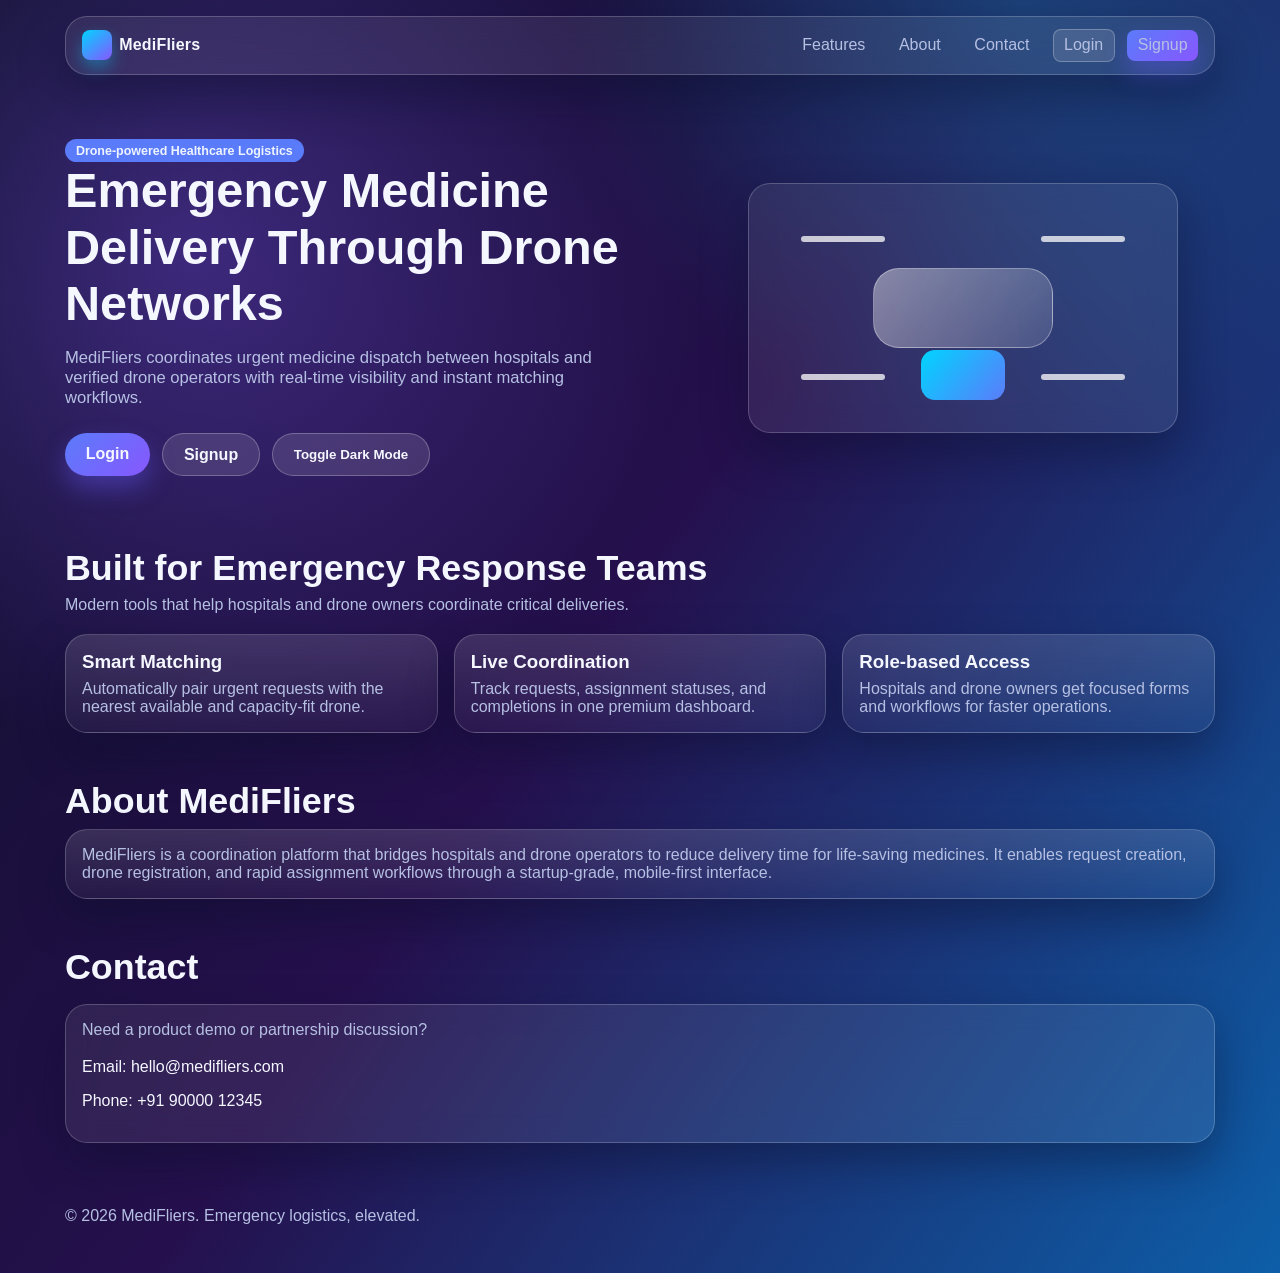
<file: index.html>
<!DOCTYPE html>
<html lang="en">
  <head>
    <meta charset="UTF-8" />
    <meta name="viewport" content="width=device-width, initial-scale=1.0" />
    <title>MediFliers | Emergency Medicine Delivery</title>
    <link rel="stylesheet" href="styles.css" />
  </head>
  <body>
    <div class="loader">
      <div class="loader-orb"></div>
    </div>

    <div class="page-shell">
      <header class="site-header container">
        <nav class="nav glass">
          <a href="#" class="logo">
            <span class="logo-mark"></span>
            <span>MediFliers</span>
          </a>
          <div class="nav-links">
            <a href="#features" data-nav-link>Features</a>
            <a href="#about" data-nav-link>About</a>
            <a href="#contact" data-nav-link>Contact</a>
            <a href="auth.html" class="btn btn-secondary">Login</a>
            <a href="auth.html#signup" class="btn btn-primary">Signup</a>
          </div>
        </nav>
      </header>

      <main class="container">
        <section class="hero" id="hero">
          <div class="reveal">
            <div class="chip assigned">Drone-powered Healthcare Logistics</div>
            <h1>Emergency Medicine Delivery Through Drone Networks</h1>
            <p>
              MediFliers coordinates urgent medicine dispatch between hospitals and verified drone operators with
              real-time visibility and instant matching workflows.
            </p>
            <div class="hero-cta">
              <a href="auth.html" class="btn btn-primary">Login</a>
              <a href="auth.html#signup" class="btn btn-secondary">Signup</a>
              <button class="btn btn-secondary" data-theme-toggle>Toggle Dark Mode</button>
            </div>
          </div>
          <div class="drone-wrap reveal">
            <div class="drone-graphic glass">
              <span class="propeller p1"></span>
              <span class="propeller p2"></span>
              <span class="propeller p3"></span>
              <span class="propeller p4"></span>
              <div class="drone-body"></div>
              <div class="drone-pack"></div>
            </div>
          </div>
        </section>

        <section class="section" id="features">
          <h2 class="reveal">Built for Emergency Response Teams</h2>
          <p class="section-sub reveal">Modern tools that help hospitals and drone owners coordinate critical deliveries.</p>
          <div class="cards">
            <article class="card reveal glass">
              <h3>Smart Matching</h3>
              <p>Automatically pair urgent requests with the nearest available and capacity-fit drone.</p>
            </article>
            <article class="card reveal glass">
              <h3>Live Coordination</h3>
              <p>Track requests, assignment statuses, and completions in one premium dashboard.</p>
            </article>
            <article class="card reveal glass">
              <h3>Role-based Access</h3>
              <p>Hospitals and drone owners get focused forms and workflows for faster operations.</p>
            </article>
          </div>
        </section>

        <section class="section" id="about">
          <h2 class="reveal">About MediFliers</h2>
          <div class="card glass reveal">
            <p>
              MediFliers is a coordination platform that bridges hospitals and drone operators to reduce delivery time
              for life-saving medicines. It enables request creation, drone registration, and rapid assignment workflows
              through a startup-grade, mobile-first interface.
            </p>
          </div>
        </section>

        <section class="section" id="contact">
          <h2 class="reveal">Contact</h2>
          <div class="contact-card glass reveal">
            <p class="section-sub">Need a product demo or partnership discussion?</p>
            <p>Email: hello@medifliers.com</p>
            <p>Phone: +91 90000 12345</p>
          </div>
        </section>
      </main>

      <footer class="container">
        <p>© 2026 MediFliers. Emergency logistics, elevated.</p>
      </footer>
      <div class="toast-wrap" data-toast-wrap></div>
    </div>
    <script src="script.js"></script>
  </body>
</html>
</file>
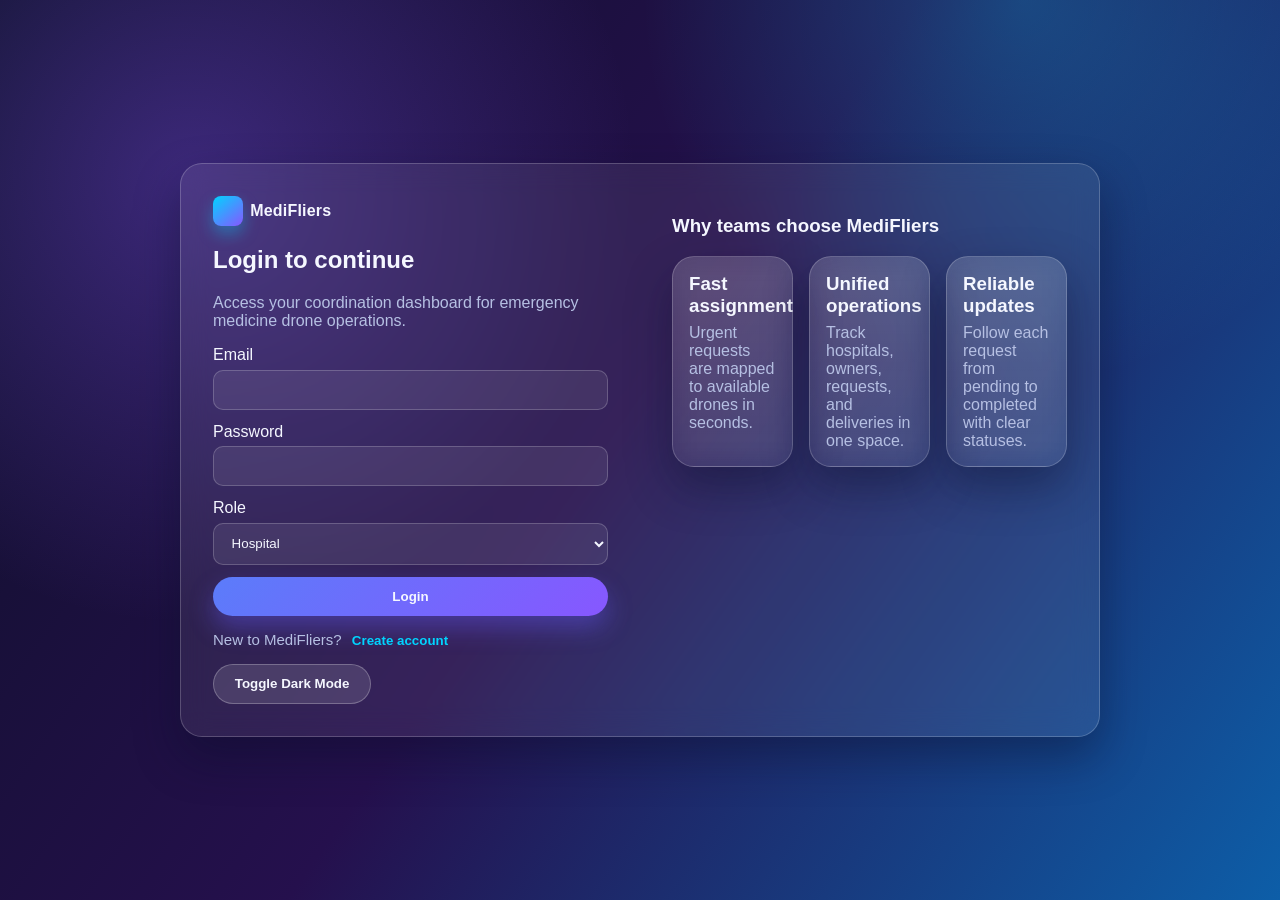
<file: auth.html>
<!DOCTYPE html>
<html lang="en">
  <head>
    <meta charset="UTF-8" />
    <meta name="viewport" content="width=device-width, initial-scale=1.0" />
    <title>MediFliers | Login & Signup</title>
    <link rel="stylesheet" href="styles.css" />
  </head>
  <body>
    <div class="loader">
      <div class="loader-orb"></div>
    </div>

    <div class="auth-wrap page-shell">
      <section class="auth-shell glass reveal">
        <article class="auth-pane">
          <a href="index.html" class="logo">
            <span class="logo-mark"></span>
            <span>MediFliers</span>
          </a>
          <h2 id="authTitle">Login to continue</h2>
          <p>Access your coordination dashboard for emergency medicine drone operations.</p>
          <form class="auth-form" id="authForm">
            <div class="field">
              <label for="email">Email</label>
              <input id="email" type="email" required />
            </div>
            <div class="field">
              <label for="password">Password</label>
              <input id="password" type="password" minlength="6" required />
            </div>
            <div class="field">
              <label for="role">Role</label>
              <select id="role" required>
                <option value="Hospital">Hospital</option>
                <option value="Drone Owner">Drone Owner</option>
              </select>
            </div>
            <button class="btn btn-primary" id="authSubmit" type="submit">Login</button>
          </form>
          <p class="auth-switch">
            <span id="switchLabel">New to MediFliers?</span>
            <button id="switchMode" type="button">Create account</button>
          </p>
          <button class="btn btn-secondary" type="button" data-theme-toggle>Toggle Dark Mode</button>
        </article>
        <article class="auth-pane">
          <h3>Why teams choose MediFliers</h3>
          <div class="cards">
            <div class="card glass">
              <h3>Fast assignment</h3>
              <p>Urgent requests are mapped to available drones in seconds.</p>
            </div>
            <div class="card glass">
              <h3>Unified operations</h3>
              <p>Track hospitals, owners, requests, and deliveries in one space.</p>
            </div>
            <div class="card glass">
              <h3>Reliable updates</h3>
              <p>Follow each request from pending to completed with clear statuses.</p>
            </div>
          </div>
        </article>
      </section>
      <div class="toast-wrap" data-toast-wrap></div>
    </div>

    <script src="script.js"></script>
    <script src="auth.js"></script>
  </body>
</html>
</file>
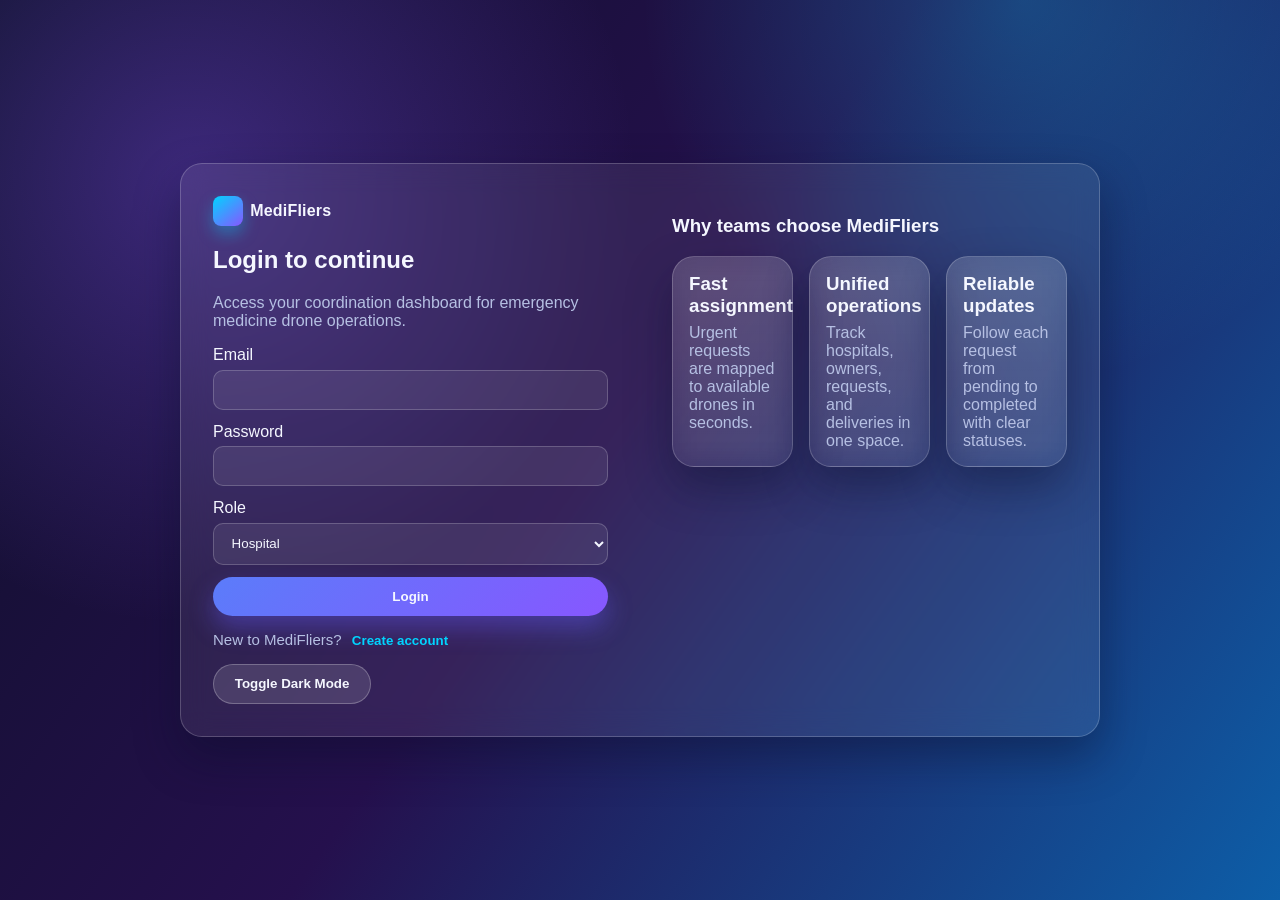
<file: dashboard.html>
<!DOCTYPE html>
<html lang="en">
  <head>
    <meta charset="UTF-8" />
    <meta name="viewport" content="width=device-width, initial-scale=1.0" />
    <title>MediFliers | Dashboard</title>
    <link rel="stylesheet" href="styles.css" />
  </head>
  <body>
    <div class="loader">
      <div class="loader-orb"></div>
    </div>
    <div class="overlay"></div>
    <div class="dashboard-layout page-shell">
      <aside class="sidebar glass">
        <a href="index.html" class="logo">
          <span class="logo-mark"></span>
          <span>MediFliers</span>
        </a>
        <div class="sidebar-nav">
          <a href="#overview" class="active">Overview</a>
          <a href="#droneFormSection">Drone Registration</a>
          <a href="#requestFormSection">Medicine Requests</a>
          <a href="#assignmentsSection">Assignments</a>
          <a href="tracking.html">Delivery Tracking</a>
          <a href="payment.html">Payment & Invoice</a>
          <button id="logoutBtn" type="button">Logout</button>
        </div>
      </aside>
      <main class="dashboard-main container">
        <div class="topbar">
          <button class="btn btn-secondary sidebar-toggle" data-open-sidebar>Menu</button>
          <div>
            <h2 id="welcomeHeading">Welcome back</h2>
            <p class="section-sub">Manage drones, requests, and delivery assignments.</p>
          </div>
          <div style="display: flex; gap: 0.5rem">
            <button class="btn btn-secondary" data-theme-toggle>Dark Mode</button>
            <button class="btn btn-secondary" data-close-sidebar>Close</button>
          </div>
        </div>

        <section id="overview" class="stats reveal">
          <article class="stat-card glass">
            <h3 id="totalDrones">0</h3>
            <p>Total Drones</p>
          </article>
          <article class="stat-card glass">
            <h3 id="activeRequests">0</h3>
            <p>Active Requests</p>
          </article>
          <article class="stat-card glass">
            <h3 id="completedDeliveries">0</h3>
            <p>Completed Deliveries</p>
          </article>
        </section>

        <section class="grid-two">
          <article id="droneFormSection" class="panel glass reveal">
            <h4>Drone Owner Registration</h4>
            <form id="droneForm" class="auth-form">
              <div class="field"><label for="ownerName">Owner Name</label><input id="ownerName" required /></div>
              <div class="field"><label for="droneId">Drone ID</label><input id="droneId" required /></div>
              <div class="field"><label for="droneCapacity">Drone Capacity</label><input id="droneCapacity" required /></div>
              <div class="field"><label for="droneLocation">Current Location</label><input id="droneLocation" required /></div>
              <div class="field"><label for="ownerPhone">Phone Number</label><input id="ownerPhone" required /></div>
              <div class="field">
                <label for="availabilityStatus">Availability Status</label>
                <select id="availabilityStatus" required>
                  <option value="Available">Available</option>
                  <option value="Unavailable">Unavailable</option>
                </select>
              </div>
              <button class="btn btn-primary" type="submit">Save Drone</button>
            </form>
          </article>

          <article id="requestFormSection" class="panel glass reveal">
            <h4>Hospital Medicine Request</h4>
            <form id="requestForm" class="auth-form">
              <div class="field"><label for="hospitalName">Hospital Name</label><input id="hospitalName" required /></div>
              <div class="field"><label for="hospitalLocation">Location</label><input id="hospitalLocation" required /></div>
              <div class="field"><label for="medicineRequired">Medicine Required</label><input id="medicineRequired" required /></div>
              <div class="field"><label for="medicineQuantity">Quantity</label><input id="medicineQuantity" required /></div>
              <div class="field">
                <label for="emergencyLevel">Emergency Level</label>
                <select id="emergencyLevel" required>
                  <option value="High">High</option>
                  <option value="Medium">Medium</option>
                  <option value="Low">Low</option>
                </select>
              </div>
              <div class="field"><label for="hospitalContact">Contact Number</label><input id="hospitalContact" required /></div>
              <button class="btn btn-primary" type="submit">Save Request</button>
            </form>
          </article>
        </section>

        <section class="grid-two">
          <article class="panel glass reveal">
            <div class="item-head">
              <h4>Available Drones</h4>
            </div>
            <div class="list" id="droneList"></div>
          </article>
          <article class="panel glass reveal">
            <div class="item-head">
              <h4>Medicine Requests</h4>
            </div>
            <div class="list" id="requestList"></div>
          </article>
        </section>

        <section id="assignmentsSection" class="panel glass reveal" style="margin-top: 1rem">
          <div class="item-head">
            <h4>Delivery Assignments</h4>
            <button id="runMatchBtn" class="btn btn-primary btn-small" type="button">Run Matching</button>
          </div>
          <div class="list" id="assignmentList"></div>
        </section>
      </main>
    </div>
    <div class="toast-wrap" data-toast-wrap></div>
    <script src="script.js"></script>
    <script src="dashboard.js"></script>
  </body>
</html>
</file>
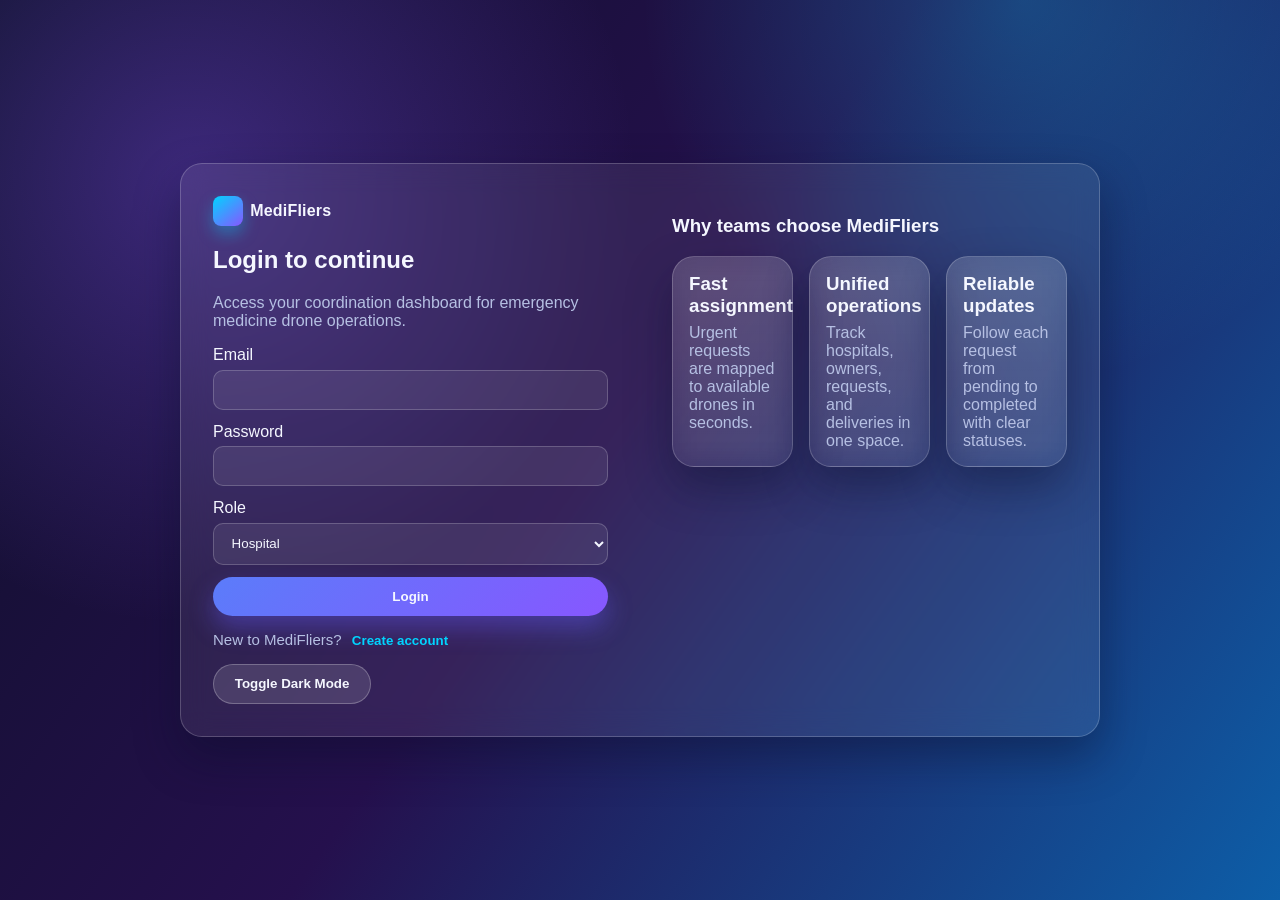
<file: payment.html>
<!DOCTYPE html>
<html lang="en">
  <head>
    <meta charset="UTF-8" />
    <meta name="viewport" content="width=device-width, initial-scale=1.0" />
    <title>MediFliers | Payment & Invoice</title>
    <link rel="stylesheet" href="styles.css" />
  </head>
  <body>
    <div class="loader">
      <div class="loader-orb"></div>
    </div>
    <div class="overlay"></div>
    <div class="dashboard-layout page-shell">
      <aside class="sidebar glass">
        <a href="index.html" class="logo">
          <span class="logo-mark"></span>
          <span>MediFliers</span>
        </a>
        <div class="sidebar-nav">
          <a href="dashboard.html">Overview</a>
          <a href="dashboard.html#droneFormSection">Drone Registration</a>
          <a href="dashboard.html#requestFormSection">Medicine Requests</a>
          <a href="dashboard.html#assignmentsSection">Assignments</a>
          <a href="tracking.html">Delivery Tracking</a>
          <a href="payment.html" class="active">Payment & Invoice</a>
          <button id="logoutBtn" type="button">Logout</button>
        </div>
      </aside>
      <main class="dashboard-main container">
        <div class="topbar">
          <button class="btn btn-secondary sidebar-toggle" data-open-sidebar>Menu</button>
          <div>
            <h2 id="welcomeHeading">Payment & Invoice</h2>
            <p class="section-sub">Fintech-style billing for emergency drone medicine deliveries.</p>
          </div>
          <div style="display: flex; gap: 0.5rem">
            <button class="btn btn-secondary" data-theme-toggle>Dark Mode</button>
            <button class="btn btn-secondary" data-close-sidebar>Close</button>
          </div>
        </div>

        <section class="payment-layout">
          <article class="panel glass reveal payment-summary">
            <h4>Complete Payment</h4>
            <p class="section-sub">Select a delivery assignment and pay securely.</p>
            <div class="field">
              <label for="assignmentSelect">Delivery Assignment</label>
              <select id="assignmentSelect"></select>
            </div>
            <div class="charge-row">
              <span>Delivery charges</span>
              <strong id="deliveryCharge">₹0</strong>
            </div>
            <div class="charge-row">
              <span>Emergency charges</span>
              <strong id="emergencyCharge">₹0</strong>
            </div>
            <div class="charge-row total">
              <span>Total amount</span>
              <strong id="totalAmount">₹0</strong>
            </div>
            <p class="section-sub" style="margin-top: 0.6rem">
              Payment status: <span class="chip pending" id="paymentStatusChip">Unpaid</span>
            </p>
            <h4 style="margin-top: 1rem">Payment method</h4>
            <div class="pay-methods" id="payMethods">
              <button type="button" class="pay-method selected" data-method="UPI">
                <strong>UPI</strong>
                <span>Instant</span>
              </button>
              <button type="button" class="pay-method" data-method="Card">
                <strong>Card</strong>
                <span>Visa / Mastercard</span>
              </button>
              <button type="button" class="pay-method" data-method="Net Banking">
                <strong>Net Banking</strong>
                <span>All major banks</span>
              </button>
            </div>
            <button class="btn btn-primary" id="payNowBtn" type="button" style="width: 100%">Pay Now</button>
          </article>

          <article class="panel glass reveal">
            <h4>Delivery Invoice Preview</h4>
            <div id="invoicePreview" class="invoice-card" style="margin-top: 0.75rem"></div>
          </article>
        </section>

        <section class="panel glass reveal" style="margin-top: 1rem">
          <h4>Delivery Invoices</h4>
          <p class="section-sub">Professional invoice cards for all billable deliveries.</p>
          <div class="history-grid" id="invoiceList" style="margin-top: 0.75rem"></div>
        </section>

        <section class="panel glass reveal" style="margin-top: 1rem">
          <h4>Payment History</h4>
          <div class="history-grid" id="paymentHistory" style="margin-top: 0.75rem"></div>
        </section>
      </main>
    </div>

    <div class="modal-overlay" id="successModal" aria-hidden="true">
      <div class="modal-card glass">
        <div class="modal-icon">✓</div>
        <h3>Payment Successful</h3>
        <p class="section-sub" id="successMessage">Your payment has been processed.</p>
        <button class="btn btn-primary" id="closeModalBtn" type="button">Done</button>
      </div>
    </div>

    <div class="toast-wrap" data-toast-wrap></div>
    <script src="script.js"></script>
    <script src="payment.js"></script>
  </body>
</html>
</file>
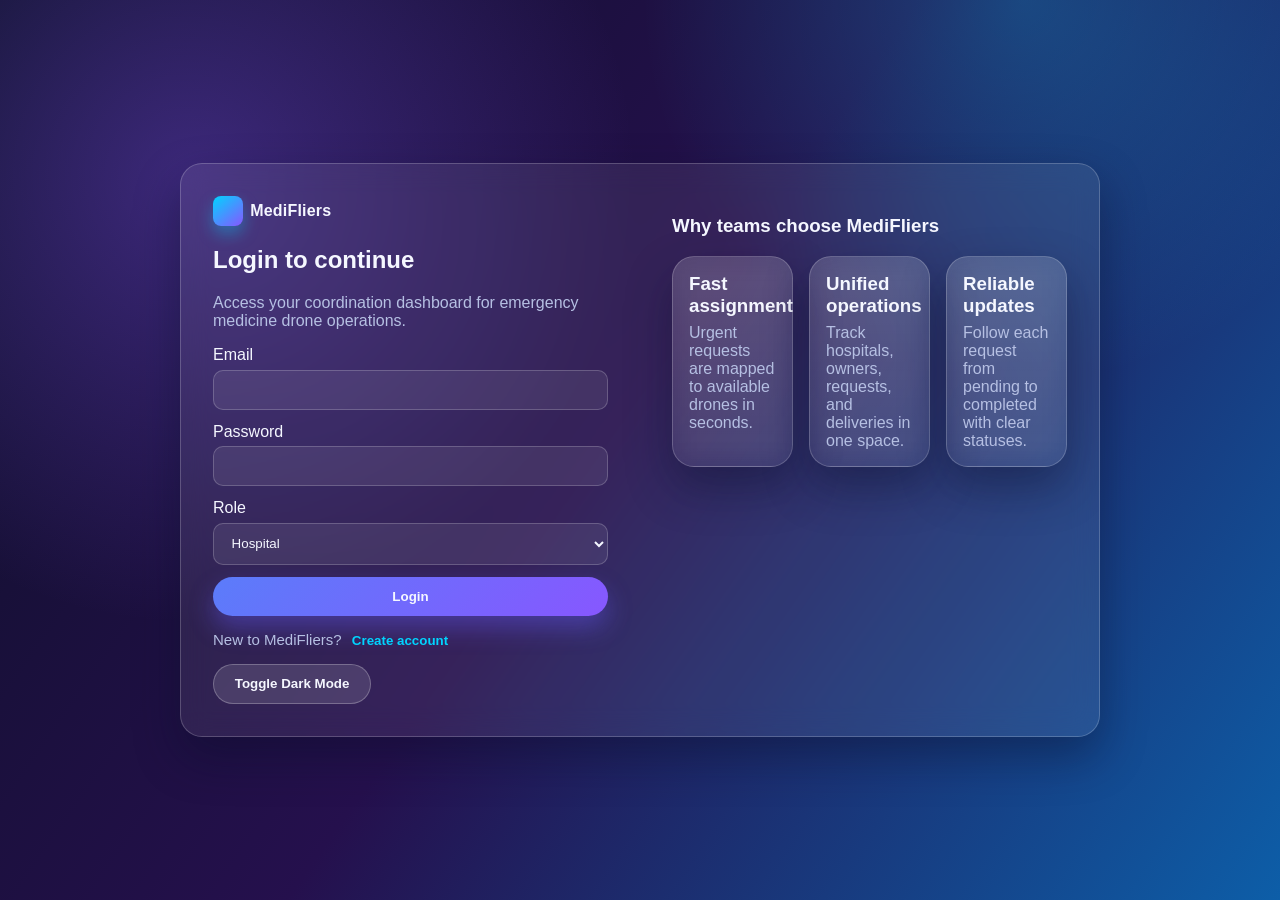
<file: tracking.html>
<!DOCTYPE html>
<html lang="en">
  <head>
    <meta charset="UTF-8" />
    <meta name="viewport" content="width=device-width, initial-scale=1.0" />
    <title>MediFliers | Delivery Tracking</title>
    <link rel="stylesheet" href="styles.css" />
  </head>
  <body>
    <div class="loader">
      <div class="loader-orb"></div>
    </div>
    <div class="overlay"></div>
    <div class="dashboard-layout page-shell">
      <aside class="sidebar glass">
        <a href="index.html" class="logo">
          <span class="logo-mark"></span>
          <span>MediFliers</span>
        </a>
        <div class="sidebar-nav">
          <a href="dashboard.html">Overview</a>
          <a href="dashboard.html#droneFormSection">Drone Registration</a>
          <a href="dashboard.html#requestFormSection">Medicine Requests</a>
          <a href="dashboard.html#assignmentsSection">Assignments</a>
          <a href="tracking.html" class="active">Delivery Tracking</a>
          <a href="payment.html">Payment & Invoice</a>
          <button id="logoutBtn" type="button">Logout</button>
        </div>
      </aside>
      <main class="dashboard-main container">
        <div class="topbar">
          <button class="btn btn-secondary sidebar-toggle" data-open-sidebar>Menu</button>
          <div>
            <h2 id="welcomeHeading">Delivery Tracking</h2>
            <p class="section-sub">Live workflow visibility for active and completed medicine deliveries.</p>
          </div>
          <div style="display: flex; gap: 0.5rem">
            <button class="btn btn-secondary" data-theme-toggle>Dark Mode</button>
            <button class="btn btn-secondary" data-close-sidebar>Close</button>
          </div>
        </div>

        <section class="tracking-hero glass reveal">
          <h3 style="margin: 0 0 0.35rem">Real-time delivery operations</h3>
          <p class="section-sub" style="margin: 0">Monitor stages, ETA, and assignment details across your fleet.</p>
          <div class="tracking-stats" style="margin-top: 1rem">
            <article class="tracking-stat">
              <strong id="activeCount">0</strong>
              <span>Active Deliveries</span>
            </article>
            <article class="tracking-stat">
              <strong id="inTransitCount">0</strong>
              <span>In Transit</span>
            </article>
            <article class="tracking-stat">
              <strong id="deliveredCount">0</strong>
              <span>Delivered Today</span>
            </article>
          </div>
        </section>

        <section class="page-grid" id="deliveryCards"></section>
      </main>
    </div>
    <div class="toast-wrap" data-toast-wrap></div>
    <script src="script.js"></script>
    <script src="tracking.js"></script>
  </body>
</html>
</file>
<file: styles.css>
:root {
  --bg-1: #0d1028;
  --bg-2: #25104d;
  --bg-3: #0d5ea8;
  --accent-1: #5b7cfa;
  --accent-2: #8757ff;
  --accent-3: #00d4ff;
  --text-main: #f5f7ff;
  --text-muted: #b6c0e3;
  --border-soft: rgba(255, 255, 255, 0.2);
  --glass-bg: rgba(255, 255, 255, 0.08);
  --shadow-soft: 0 20px 45px rgba(8, 12, 40, 0.4);
  --ok: #15d29f;
  --warn: #ffbf4d;
  --danger: #ff5f7a;
  --radius-lg: 22px;
  --radius-md: 14px;
  --radius-sm: 10px;
  --transition: 0.3s ease;
}

*,
*::before,
*::after {
  box-sizing: border-box;
}

html {
  scroll-behavior: smooth;
}

body {
  margin: 0;
  font-family: "Inter", "Segoe UI", Arial, sans-serif;
  color: var(--text-main);
  background:
    radial-gradient(circle at 15% 20%, rgba(135, 87, 255, 0.35), transparent 34%),
    radial-gradient(circle at 80% 0%, rgba(0, 212, 255, 0.25), transparent 28%),
    linear-gradient(125deg, var(--bg-1) 0%, var(--bg-2) 48%, var(--bg-3) 100%);
  min-height: 100vh;
  overflow-x: hidden;
}

body.dark {
  --bg-1: #070915;
  --bg-2: #140b2b;
  --bg-3: #15304a;
  --text-main: #f2f3fc;
  --text-muted: #9ea6cc;
  --glass-bg: rgba(10, 13, 30, 0.45);
  --border-soft: rgba(255, 255, 255, 0.14);
}

a {
  color: inherit;
  text-decoration: none;
}

img {
  max-width: 100%;
  display: block;
}

.container {
  width: min(1150px, 92%);
  margin-inline: auto;
}

.loader {
  position: fixed;
  inset: 0;
  z-index: 2000;
  display: grid;
  place-items: center;
  background: linear-gradient(125deg, #0d1028, #25104d, #0d5ea8);
  transition: opacity 0.35s ease;
}

.loader.hidden {
  opacity: 0;
  pointer-events: none;
}

.loader-orb {
  width: 88px;
  height: 88px;
  border-radius: 50%;
  border: 4px solid rgba(255, 255, 255, 0.2);
  border-top-color: #ffffff;
  animation: spin 1s linear infinite;
}

.page-shell {
  animation: fadeUp 0.8s ease;
}

@keyframes spin {
  to {
    transform: rotate(360deg);
  }
}

@keyframes float {
  0%,
  100% {
    transform: translateY(0px);
  }
  50% {
    transform: translateY(-10px);
  }
}

@keyframes fadeUp {
  from {
    opacity: 0;
    transform: translateY(24px);
  }
  to {
    opacity: 1;
    transform: translateY(0);
  }
}

.reveal {
  opacity: 0;
  transform: translateY(24px);
  transition: 0.6s ease;
}

.reveal.show {
  opacity: 1;
  transform: translateY(0);
}

.glass {
  background: var(--glass-bg);
  border: 1px solid var(--border-soft);
  backdrop-filter: blur(14px);
  -webkit-backdrop-filter: blur(14px);
  box-shadow: var(--shadow-soft);
  border-radius: var(--radius-lg);
}

.btn {
  border: none;
  border-radius: 999px;
  padding: 0.72rem 1.3rem;
  color: var(--text-main);
  cursor: pointer;
  font-weight: 600;
  transition: transform var(--transition), box-shadow var(--transition), background var(--transition);
}

.btn:hover {
  transform: translateY(-2px);
}

.btn-primary {
  background: linear-gradient(135deg, var(--accent-1), var(--accent-2));
  box-shadow: 0 12px 24px rgba(101, 89, 249, 0.4);
}

.btn-secondary {
  background: rgba(255, 255, 255, 0.12);
  border: 1px solid rgba(255, 255, 255, 0.25);
}

.chip {
  display: inline-flex;
  align-items: center;
  gap: 0.35rem;
  border-radius: 999px;
  padding: 0.3rem 0.68rem;
  font-size: 0.78rem;
  font-weight: 700;
}

.chip.pending {
  color: #2f1e00;
  background: var(--warn);
}

.chip.assigned {
  color: #eef4ff;
  background: var(--accent-1);
}

.chip.completed {
  color: #002718;
  background: var(--ok);
}

.chip.available {
  color: #002718;
  background: var(--ok);
}

.chip.unavailable {
  color: #fff;
  background: var(--danger);
}

.site-header {
  position: sticky;
  top: 0;
  z-index: 40;
  margin-top: 1rem;
}

.nav {
  display: flex;
  align-items: center;
  justify-content: space-between;
  padding: 0.75rem 1rem;
}

.logo {
  display: flex;
  align-items: center;
  gap: 0.45rem;
  font-weight: 800;
  letter-spacing: 0.2px;
}

.logo-mark {
  width: 30px;
  aspect-ratio: 1;
  border-radius: 8px;
  background: linear-gradient(140deg, var(--accent-3), var(--accent-2));
  box-shadow: 0 8px 16px rgba(0, 212, 255, 0.35);
}

.nav-links {
  display: flex;
  align-items: center;
  gap: 0.8rem;
}

.nav-links a {
  color: var(--text-muted);
  font-weight: 500;
  padding: 0.4rem 0.65rem;
  border-radius: 8px;
}

.nav-links a.active,
.nav-links a:hover {
  color: var(--text-main);
  background: rgba(255, 255, 255, 0.08);
}

.hero {
  display: grid;
  grid-template-columns: 1.1fr 0.9fr;
  align-items: center;
  gap: 2rem;
  padding: 4rem 0 2.5rem;
}

.hero h1 {
  margin: 0;
  font-size: clamp(2rem, 3.8vw, 3.5rem);
  line-height: 1.16;
}

.hero p {
  color: var(--text-muted);
  margin: 1rem 0 1.6rem;
  font-size: 1.04rem;
  max-width: 560px;
}

.hero-cta {
  display: flex;
  flex-wrap: wrap;
  gap: 0.75rem;
}

.drone-wrap {
  min-height: 320px;
  display: grid;
  place-items: center;
}

.drone-graphic {
  position: relative;
  width: min(430px, 95%);
  height: 250px;
  animation: float 3.2s ease-in-out infinite;
}

.drone-body {
  width: 180px;
  height: 80px;
  background: linear-gradient(130deg, rgba(255, 255, 255, 0.42), rgba(255, 255, 255, 0.12));
  border: 1px solid rgba(255, 255, 255, 0.34);
  border-radius: 26px;
  position: absolute;
  left: 50%;
  top: 50%;
  transform: translate(-50%, -50%);
}

.drone-pack {
  width: 84px;
  height: 50px;
  border-radius: 14px;
  background: linear-gradient(130deg, var(--accent-3), var(--accent-1));
  position: absolute;
  left: 50%;
  top: calc(50% + 42px);
  transform: translateX(-50%);
}

.propeller {
  width: 84px;
  height: 6px;
  border-radius: 999px;
  background: rgba(255, 255, 255, 0.75);
  position: absolute;
  animation: spin 0.24s linear infinite;
}

.propeller.p1 {
  left: 52px;
  top: 52px;
}
.propeller.p2 {
  right: 52px;
  top: 52px;
}
.propeller.p3 {
  left: 52px;
  bottom: 52px;
}
.propeller.p4 {
  right: 52px;
  bottom: 52px;
}

.section {
  padding: 2rem 0 1rem;
}

.section h2 {
  font-size: clamp(1.5rem, 2.8vw, 2.25rem);
  margin: 0 0 0.45rem;
}

.section-sub {
  color: var(--text-muted);
  margin: 0 0 1.2rem;
}

.cards {
  display: grid;
  grid-template-columns: repeat(3, minmax(0, 1fr));
  gap: 1rem;
}

.card {
  padding: 1rem;
  border-radius: var(--radius-lg);
  border: 1px solid var(--border-soft);
  background: linear-gradient(180deg, rgba(255, 255, 255, 0.13), rgba(255, 255, 255, 0.04));
  transition: transform var(--transition), border-color var(--transition);
}

.card:hover {
  transform: translateY(-4px);
  border-color: rgba(255, 255, 255, 0.42);
}

.card h3 {
  margin: 0 0 0.45rem;
}

.card p {
  margin: 0;
  color: var(--text-muted);
}

footer {
  padding: 2rem 0;
  color: var(--text-muted);
}

.auth-wrap {
  min-height: 100vh;
  display: grid;
  place-items: center;
  padding: 2rem 0;
}

.auth-shell {
  width: min(920px, 92%);
  display: grid;
  grid-template-columns: 1fr 1fr;
  overflow: hidden;
}

.auth-pane {
  padding: 2rem;
}

.auth-pane p {
  color: var(--text-muted);
}

.auth-form {
  display: grid;
  gap: 0.8rem;
}

.field {
  display: grid;
  gap: 0.35rem;
}

.field input,
.field select,
.field textarea {
  width: 100%;
  border-radius: 10px;
  border: 1px solid var(--border-soft);
  background: rgba(255, 255, 255, 0.08);
  color: var(--text-main);
  padding: 0.72rem 0.85rem;
  outline: none;
}

.field textarea {
  resize: vertical;
}

.field input:focus,
.field select:focus,
.field textarea:focus {
  border-color: var(--accent-3);
  box-shadow: 0 0 0 3px rgba(0, 212, 255, 0.2);
}

.auth-switch {
  color: var(--text-muted);
  font-size: 0.94rem;
}

.auth-switch button {
  color: var(--accent-3);
  background: transparent;
  border: 0;
  cursor: pointer;
  font-weight: 600;
}

.dashboard-layout {
  display: grid;
  grid-template-columns: 260px 1fr;
  min-height: 100vh;
}

.sidebar {
  position: sticky;
  top: 0;
  height: 100vh;
  padding: 1.1rem;
  border-right: 1px solid var(--border-soft);
}

.sidebar-nav {
  margin-top: 1rem;
  display: grid;
  gap: 0.4rem;
}

.sidebar-nav a,
.sidebar-nav button {
  border: 0;
  background: transparent;
  color: var(--text-muted);
  text-align: left;
  font: inherit;
  padding: 0.6rem 0.7rem;
  border-radius: 10px;
  cursor: pointer;
}

.sidebar-nav a.active,
.sidebar-nav a:hover,
.sidebar-nav button:hover {
  color: var(--text-main);
  background: rgba(255, 255, 255, 0.08);
}

.dashboard-main {
  padding: 1.3rem;
}

.topbar {
  display: flex;
  align-items: center;
  justify-content: space-between;
  gap: 1rem;
  margin-bottom: 1rem;
}

.stats {
  display: grid;
  grid-template-columns: repeat(3, minmax(0, 1fr));
  gap: 1rem;
}

.stat-card {
  padding: 1rem;
}

.stat-card h3 {
  margin: 0;
  font-size: 1.6rem;
}

.stat-card p {
  margin: 0.35rem 0 0;
  color: var(--text-muted);
}

.grid-two {
  display: grid;
  grid-template-columns: 1fr 1fr;
  gap: 1rem;
  margin-top: 1rem;
}

.panel {
  padding: 1rem;
}

.panel h4 {
  margin-top: 0;
}

.list {
  display: grid;
  gap: 0.7rem;
}

.item {
  padding: 0.8rem;
  border-radius: 12px;
  border: 1px solid var(--border-soft);
  background: rgba(255, 255, 255, 0.06);
  display: grid;
  gap: 0.35rem;
}

.item-head {
  display: flex;
  justify-content: space-between;
  align-items: center;
  gap: 0.5rem;
}

.item p {
  margin: 0;
  color: var(--text-muted);
}

.item-actions {
  display: flex;
  flex-wrap: wrap;
  gap: 0.45rem;
}

.btn-small {
  padding: 0.36rem 0.72rem;
  font-size: 0.8rem;
}

.toast-wrap {
  position: fixed;
  right: 1rem;
  bottom: 1rem;
  z-index: 1800;
  display: grid;
  gap: 0.6rem;
}

.toast {
  min-width: 220px;
  max-width: 340px;
  padding: 0.7rem 0.9rem;
  border-radius: 12px;
  border: 1px solid var(--border-soft);
  background: rgba(5, 8, 26, 0.8);
  animation: fadeUp 0.35s ease;
}

.toast.success {
  border-color: rgba(21, 210, 159, 0.55);
}

.toast.error {
  border-color: rgba(255, 95, 122, 0.55);
}

.sidebar-toggle {
  display: none;
}

.overlay {
  display: none;
}

.contact-card {
  padding: 1rem;
  margin-top: 1rem;
}

.page-grid {
  display: grid;
  gap: 1rem;
  margin-top: 1rem;
}

.tracking-hero {
  padding: 1.2rem 1.4rem;
  position: relative;
  overflow: hidden;
}

.tracking-hero::before {
  content: "";
  position: absolute;
  inset: -40% auto auto -20%;
  width: 220px;
  height: 220px;
  border-radius: 50%;
  background: radial-gradient(circle, rgba(0, 212, 255, 0.35), transparent 70%);
  animation: float 4s ease-in-out infinite;
  pointer-events: none;
}

.tracking-stats {
  display: grid;
  grid-template-columns: repeat(3, minmax(0, 1fr));
  gap: 0.85rem;
}

.tracking-stat {
  padding: 0.9rem 1rem;
  border-radius: var(--radius-md);
  border: 1px solid var(--border-soft);
  background: rgba(255, 255, 255, 0.06);
}

.tracking-stat strong {
  display: block;
  font-size: 1.35rem;
}

.tracking-stat span {
  color: var(--text-muted);
  font-size: 0.86rem;
}

.delivery-card {
  padding: 1.1rem;
  border-radius: var(--radius-lg);
  border: 1px solid var(--border-soft);
  background: linear-gradient(145deg, rgba(255, 255, 255, 0.12), rgba(255, 255, 255, 0.04));
  box-shadow: var(--shadow-soft);
  transition: transform var(--transition), box-shadow var(--transition), border-color var(--transition);
  animation: fadeUp 0.5s ease;
}

.delivery-card:hover {
  transform: translateY(-3px);
  border-color: rgba(0, 212, 255, 0.45);
  box-shadow: 0 16px 40px rgba(0, 212, 255, 0.15);
}

.delivery-card.glow {
  box-shadow: 0 0 0 1px rgba(91, 124, 250, 0.35), 0 20px 50px rgba(135, 87, 255, 0.25);
}

.track-map {
  position: relative;
  height: 220px;
  margin: 0.9rem 0 0.5rem;
  border-radius: var(--radius-md);
  overflow: hidden;
  border: 1px solid var(--border-soft);
  background:
    radial-gradient(circle at 20% 30%, rgba(0, 212, 255, 0.12), transparent 35%),
    radial-gradient(circle at 80% 70%, rgba(135, 87, 255, 0.15), transparent 40%),
    linear-gradient(160deg, rgba(10, 16, 40, 0.85), rgba(25, 18, 60, 0.9));
}

.track-map-grid {
  position: absolute;
  inset: 0;
  background-image:
    linear-gradient(rgba(255, 255, 255, 0.05) 1px, transparent 1px),
    linear-gradient(90deg, rgba(255, 255, 255, 0.05) 1px, transparent 1px);
  background-size: 28px 28px;
  opacity: 0.7;
}

.track-route {
  position: absolute;
  inset: 0;
  width: 100%;
  height: 100%;
  pointer-events: none;
}

.track-route-path {
  fill: none;
  stroke: rgba(255, 255, 255, 0.22);
  stroke-width: 3;
  stroke-linecap: round;
  stroke-dasharray: 8 6;
}

.track-route-progress {
  fill: none;
  stroke-width: 4;
  stroke-linecap: round;
  stroke-dasharray: 1000;
  stroke-dashoffset: 1000;
  filter: drop-shadow(0 0 8px rgba(0, 212, 255, 0.65));
  transition: stroke-dashoffset 0.8s ease;
}

.track-pin {
  position: absolute;
  z-index: 2;
  display: flex;
  flex-direction: column;
  align-items: center;
  gap: 0.2rem;
  transform: translate(-50%, -100%);
}

.track-pin-dot {
  width: 14px;
  height: 14px;
  border-radius: 50% 50% 50% 0;
  transform: rotate(-45deg);
  border: 2px solid #fff;
  box-shadow: 0 0 12px rgba(0, 212, 255, 0.5);
}

.track-pin.start .track-pin-dot {
  background: linear-gradient(135deg, var(--accent-1), var(--accent-2));
}

.track-pin.end .track-pin-dot {
  background: linear-gradient(135deg, var(--ok), #00d4ff);
}

.track-pin-label {
  font-size: 0.68rem;
  font-weight: 700;
  color: var(--text-main);
  background: rgba(8, 12, 35, 0.7);
  border: 1px solid var(--border-soft);
  border-radius: 999px;
  padding: 0.15rem 0.45rem;
  white-space: nowrap;
}

.track-drone {
  position: absolute;
  z-index: 3;
  width: 48px;
  height: 48px;
  transform: translate(-50%, -50%);
  transition: left 0.9s ease, top 0.9s ease;
  animation: float 2.4s ease-in-out infinite;
}

.track-drone-body {
  position: relative;
  width: 100%;
  height: 100%;
  filter: drop-shadow(0 0 14px rgba(0, 212, 255, 0.55));
}

.track-drone-core {
  position: absolute;
  left: 50%;
  top: 50%;
  width: 22px;
  height: 12px;
  border-radius: 6px;
  transform: translate(-50%, -50%);
  background: linear-gradient(130deg, #e8f4ff, #8bb8ff);
  border: 1px solid rgba(255, 255, 255, 0.7);
}

.track-drone-pack {
  position: absolute;
  left: 50%;
  top: 62%;
  width: 12px;
  height: 10px;
  border-radius: 3px;
  transform: translateX(-50%);
  background: linear-gradient(140deg, var(--accent-3), var(--accent-1));
}

.track-prop {
  position: absolute;
  width: 16px;
  height: 3px;
  border-radius: 999px;
  background: rgba(255, 255, 255, 0.85);
  animation: spin 0.2s linear infinite;
}

.track-prop.tl { left: 4px; top: 10px; }
.track-prop.tr { right: 4px; top: 10px; }
.track-prop.bl { left: 4px; bottom: 10px; }
.track-prop.br { right: 4px; bottom: 10px; }

.track-pulse {
  position: absolute;
  left: 50%;
  top: 50%;
  width: 48px;
  height: 48px;
  border-radius: 50%;
  border: 2px solid rgba(0, 212, 255, 0.45);
  transform: translate(-50%, -50%);
  animation: trackPulse 1.8s ease-out infinite;
  pointer-events: none;
}

@keyframes trackPulse {
  0% {
    opacity: 0.8;
    transform: translate(-50%, -50%) scale(0.5);
  }
  100% {
    opacity: 0;
    transform: translate(-50%, -50%) scale(1.8);
  }
}

.track-map.done .track-drone {
  animation: none;
}

.delivery-meta {
  display: grid;
  grid-template-columns: repeat(3, minmax(0, 1fr));
  gap: 0.75rem;
  margin: 0.85rem 0;
}

.meta-block {
  padding: 0.65rem 0.75rem;
  border-radius: var(--radius-sm);
  background: rgba(255, 255, 255, 0.06);
  border: 1px solid var(--border-soft);
}

.meta-block h5 {
  margin: 0 0 0.25rem;
  font-size: 0.72rem;
  text-transform: uppercase;
  letter-spacing: 0.06em;
  color: var(--text-muted);
}

.meta-block p {
  margin: 0;
  font-size: 0.9rem;
  font-weight: 600;
}

.progress-wrap {
  margin: 1rem 0 0.5rem;
}

.progress-head {
  display: flex;
  justify-content: space-between;
  align-items: center;
  margin-bottom: 0.45rem;
  font-size: 0.88rem;
}

.progress-head strong {
  color: var(--accent-3);
}

.progress-track {
  height: 10px;
  border-radius: 999px;
  background: rgba(255, 255, 255, 0.1);
  overflow: hidden;
  position: relative;
}

.progress-fill {
  height: 100%;
  width: 0%;
  border-radius: inherit;
  background: linear-gradient(90deg, var(--accent-1), var(--accent-3));
  transition: width 0.8s cubic-bezier(0.22, 1, 0.36, 1);
  position: relative;
}

.progress-fill::after {
  content: "";
  position: absolute;
  inset: 0;
  background: linear-gradient(90deg, transparent, rgba(255, 255, 255, 0.45), transparent);
  animation: shimmer 1.8s linear infinite;
}

@keyframes shimmer {
  from {
    transform: translateX(-100%);
  }
  to {
    transform: translateX(100%);
  }
}

.workflow {
  display: grid;
  grid-template-columns: repeat(5, minmax(0, 1fr));
  gap: 0.45rem;
  margin-top: 1rem;
}

.workflow-step {
  text-align: center;
  position: relative;
  padding-top: 1.6rem;
}

.workflow-step::before {
  content: "";
  position: absolute;
  top: 0.55rem;
  left: -50%;
  width: 100%;
  height: 3px;
  background: rgba(255, 255, 255, 0.14);
  z-index: 0;
}

.workflow-step:first-child::before {
  display: none;
}

.workflow-dot {
  width: 22px;
  height: 22px;
  border-radius: 50%;
  margin: 0 auto 0.45rem;
  border: 2px solid rgba(255, 255, 255, 0.25);
  background: rgba(255, 255, 255, 0.08);
  position: relative;
  z-index: 1;
  transition: var(--transition);
}

.workflow-step.done .workflow-dot,
.workflow-step.active .workflow-dot {
  border-color: var(--accent-3);
  background: linear-gradient(140deg, var(--accent-1), var(--accent-3));
  box-shadow: 0 0 18px rgba(0, 212, 255, 0.55);
}

.workflow-step.active .workflow-dot {
  animation: pulseGlow 1.4s ease-in-out infinite;
}

@keyframes pulseGlow {
  0%,
  100% {
    box-shadow: 0 0 10px rgba(0, 212, 255, 0.35);
  }
  50% {
    box-shadow: 0 0 22px rgba(0, 212, 255, 0.75);
  }
}

.workflow-step.done::before {
  background: linear-gradient(90deg, var(--accent-1), var(--accent-3));
}

.workflow-step span {
  display: block;
  font-size: 0.68rem;
  color: var(--text-muted);
  line-height: 1.25;
}

.workflow-step.done span,
.workflow-step.active span {
  color: var(--text-main);
  font-weight: 600;
}

.eta-pill {
  display: inline-flex;
  align-items: center;
  gap: 0.35rem;
  padding: 0.35rem 0.7rem;
  border-radius: 999px;
  background: rgba(0, 212, 255, 0.14);
  border: 1px solid rgba(0, 212, 255, 0.35);
  font-size: 0.82rem;
  font-weight: 700;
}

.chip.in-transit {
  color: #eef4ff;
  background: var(--accent-3);
}

.chip.delivered {
  color: #002718;
  background: var(--ok);
}

.payment-layout {
  display: grid;
  grid-template-columns: 1.1fr 0.9fr;
  gap: 1rem;
  margin-top: 1rem;
}

.payment-summary {
  padding: 1.2rem;
}

.charge-row {
  display: flex;
  justify-content: space-between;
  align-items: center;
  padding: 0.55rem 0;
  border-bottom: 1px dashed rgba(255, 255, 255, 0.14);
  color: var(--text-muted);
}

.charge-row.total {
  border-bottom: 0;
  margin-top: 0.35rem;
  padding-top: 0.75rem;
  font-size: 1.05rem;
  color: var(--text-main);
  font-weight: 700;
}

.charge-row.total strong {
  font-size: 1.35rem;
  color: var(--accent-3);
}

.pay-methods {
  display: grid;
  grid-template-columns: repeat(3, minmax(0, 1fr));
  gap: 0.6rem;
  margin: 0.85rem 0;
}

.pay-method {
  border: 1px solid var(--border-soft);
  border-radius: var(--radius-md);
  padding: 0.75rem;
  background: rgba(255, 255, 255, 0.06);
  cursor: pointer;
  text-align: center;
  transition: var(--transition);
}

.pay-method:hover,
.pay-method.selected {
  border-color: var(--accent-3);
  background: rgba(0, 212, 255, 0.12);
  transform: translateY(-2px);
}

.pay-method strong {
  display: block;
  font-size: 0.9rem;
}

.pay-method span {
  font-size: 0.75rem;
  color: var(--text-muted);
}

.invoice-card {
  padding: 1rem;
  border-radius: var(--radius-lg);
  border: 1px solid var(--border-soft);
  background: linear-gradient(160deg, rgba(255, 255, 255, 0.14), rgba(255, 255, 255, 0.04));
  transition: var(--transition);
}

.invoice-card:hover {
  transform: translateY(-2px);
  border-color: rgba(135, 87, 255, 0.5);
}

.invoice-head {
  display: flex;
  justify-content: space-between;
  gap: 0.5rem;
  margin-bottom: 0.65rem;
}

.invoice-id {
  font-family: ui-monospace, Consolas, monospace;
  font-size: 0.82rem;
  color: var(--accent-3);
}

.invoice-lines {
  display: grid;
  gap: 0.35rem;
  font-size: 0.88rem;
  color: var(--text-muted);
}

.invoice-lines strong {
  color: var(--text-main);
}

.history-grid {
  display: grid;
  gap: 0.7rem;
}

.modal-overlay {
  position: fixed;
  inset: 0;
  z-index: 1900;
  display: grid;
  place-items: center;
  background: rgba(4, 6, 20, 0.72);
  backdrop-filter: blur(6px);
  opacity: 0;
  pointer-events: none;
  transition: opacity 0.3s ease;
}

.modal-overlay.show {
  opacity: 1;
  pointer-events: auto;
}

.modal-card {
  width: min(420px, 92%);
  padding: 1.4rem;
  text-align: center;
  transform: translateY(16px) scale(0.96);
  transition: transform 0.35s ease;
}

.modal-overlay.show .modal-card {
  transform: translateY(0) scale(1);
}

.modal-icon {
  width: 64px;
  height: 64px;
  margin: 0 auto 0.75rem;
  border-radius: 50%;
  display: grid;
  place-items: center;
  font-size: 1.6rem;
  background: rgba(21, 210, 159, 0.2);
  border: 1px solid rgba(21, 210, 159, 0.5);
  animation: pulseGlow 1.6s ease-in-out infinite;
}

.empty-state {
  padding: 1.2rem;
  text-align: center;
  color: var(--text-muted);
  border: 1px dashed var(--border-soft);
  border-radius: var(--radius-md);
}

@media (max-width: 980px) {
  .hero {
    grid-template-columns: 1fr;
  }

  .cards,
  .stats,
  .grid-two,
  .tracking-stats,
  .delivery-meta,
  .workflow,
  .payment-layout,
  .pay-methods {
    grid-template-columns: 1fr;
  }

  .workflow {
    gap: 0.65rem;
  }

  .workflow-step::before {
    display: none;
  }

  .dashboard-layout {
    grid-template-columns: 1fr;
  }

  .sidebar {
    position: fixed;
    left: -280px;
    width: 260px;
    background: linear-gradient(160deg, rgba(13, 16, 40, 0.96), rgba(37, 16, 77, 0.95));
    transition: left 0.3s ease;
    z-index: 1200;
  }

  .sidebar.open {
    left: 0;
  }

  .overlay.show {
    display: block;
    position: fixed;
    inset: 0;
    background: rgba(0, 0, 0, 0.4);
    z-index: 1100;
  }

  .sidebar-toggle {
    display: inline-flex;
  }

  .auth-shell {
    grid-template-columns: 1fr;
  }
}

@media (prefers-reduced-motion: reduce) {
  * {
    animation: none !important;
    transition: none !important;
    scroll-behavior: auto !important;
  }
}
</file>
